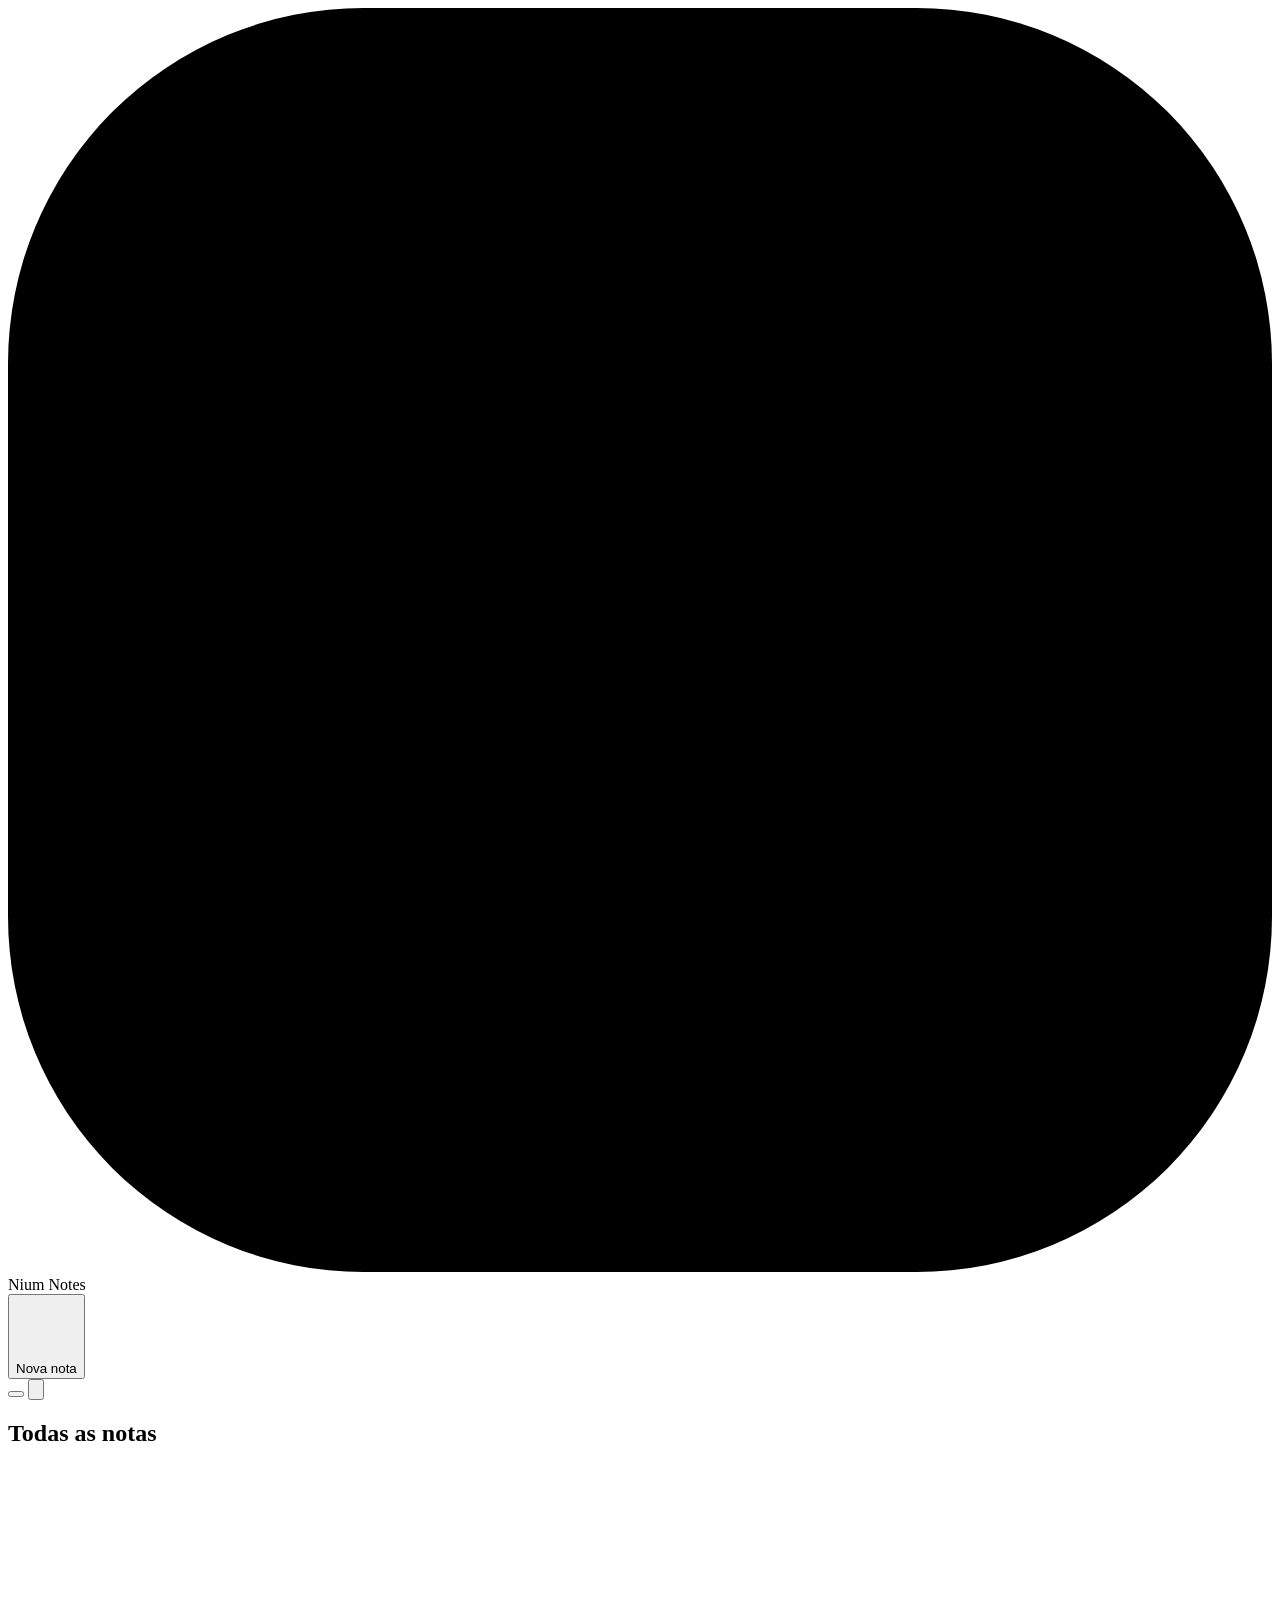
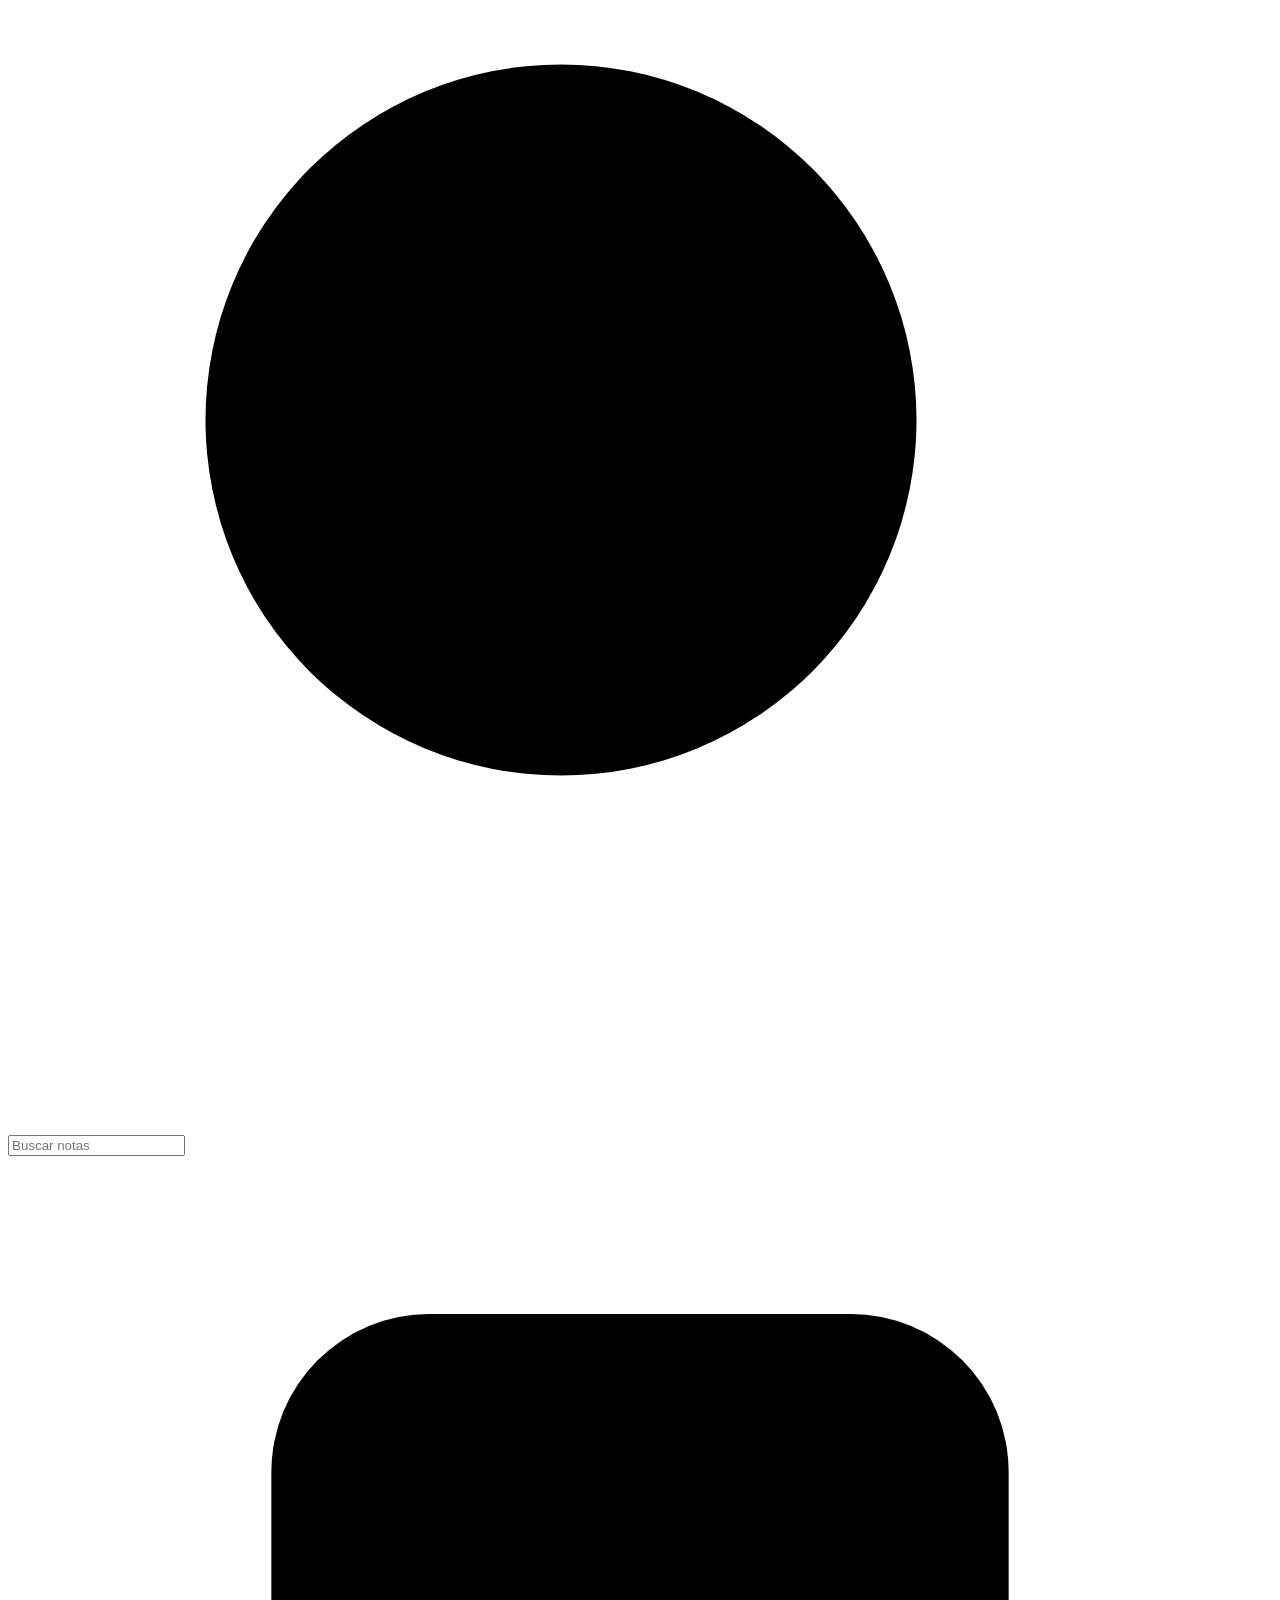
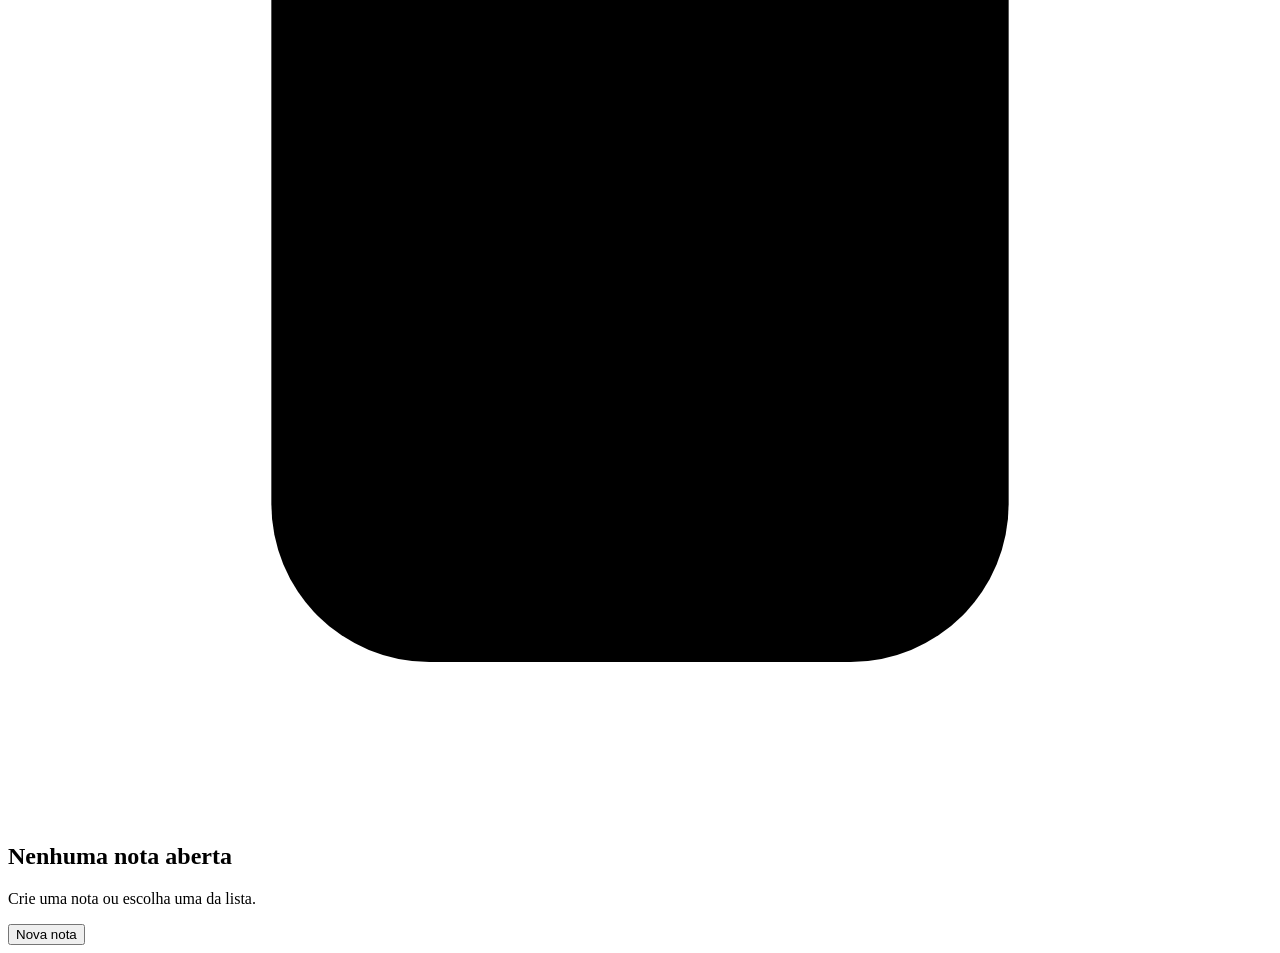
<file: nium/chrome/core/notes/index.html>
<!doctype html>
<html lang="pt-BR">
<head>
<meta charset="utf-8">
<meta http-equiv="Content-Security-Policy" content="default-src chrome:; script-src chrome:; style-src chrome: 'unsafe-inline'; img-src chrome: data: https: blob:; object-src 'none'; frame-src 'none'">
<meta name="viewport" content="width=device-width, initial-scale=1">
<title>Nium Notes</title>
<meta name="color-scheme" content="light dark">
<link rel="stylesheet" href="../shared/tokens.css">
<link rel="stylesheet" href="notes.css">
<link rel="stylesheet" href="panel.css">
<script src="panel.js"></script>
</head>
<body>
<div class="app" id="app">
  <aside class="nav" aria-label="Pastas">
    <header class="brand">
      <svg class="brand-mark" viewBox="0 0 32 32" aria-hidden="true"><rect width="32" height="32" rx="9"/><path d="M10 22V10l12 12V10"/></svg>
      <span>Nium Notes</span>
    </header>
    <button type="button" class="new-note" data-action="new" title="Nova nota (Ctrl+Alt+N)">
      <svg viewBox="0 0 16 16" aria-hidden="true"><path d="M8 3v10M3 8h10"/></svg>Nova nota
    </button>
    <nav class="sections" id="sections"></nav>
    <div class="nav-foot">
      <button type="button" class="icon-btn" data-action="theme" id="theme-btn" title="Tema"></button>
      <button type="button" class="icon-btn" data-action="export-all" title="Exportar todas as notas (Markdown)">
        <svg viewBox="0 0 16 16" aria-hidden="true"><path d="M8 2v8M4.5 6.5 8 10l3.5-3.5M3 13h10"/></svg>
      </button>
    </div>
  </aside>

  <section class="list" aria-label="Notas">
    <div class="list-head">
      <h1 id="list-title">Todas as notas</h1>
      <label class="search">
        <svg viewBox="0 0 16 16" aria-hidden="true"><circle cx="7" cy="7" r="4.5"/><path d="m10.5 10.5 3 3"/></svg>
        <input id="search" type="search" placeholder="Buscar notas" autocomplete="off" spellcheck="false">
      </label>
    </div>
    <div class="cards" id="cards" role="listbox" aria-label="Lista de notas"></div>
  </section>

  <main class="editor" id="editor" aria-label="Editor">
    <div class="empty" id="empty">
      <svg viewBox="0 0 48 48" aria-hidden="true"><rect x="10" y="6" width="28" height="36" rx="6"/><path d="M17 17h14M17 24h14M17 31h8"/></svg>
      <h2>Nenhuma nota aberta</h2>
      <p>Crie uma nota ou escolha uma da lista.</p>
      <button type="button" class="primary" data-action="new">Nova nota</button>
    </div>
    <div class="doc" id="doc" hidden>
      <div class="toolbar" role="toolbar" aria-label="Formatação">
        <button type="button" data-cmd="h1" title="Título (# espaço)">H1</button>
        <button type="button" data-cmd="h2" title="Subtítulo (## espaço)">H2</button>
        <span class="sep"></span>
        <button type="button" data-cmd="bold" title="Negrito (Ctrl+B)"><b>B</b></button>
        <button type="button" data-cmd="italic" title="Itálico (Ctrl+I)"><i>I</i></button>
        <button type="button" data-cmd="underline" title="Sublinhado (Ctrl+U)"><u>U</u></button>
        <button type="button" data-cmd="strikeThrough" title="Riscado"><s>S</s></button>
        <span class="sep"></span>
        <button type="button" data-cmd="ul" title="Lista (- espaço)"><svg viewBox="0 0 16 16"><path d="M6 4h7M6 8h7M6 12h7"/><circle cx="3" cy="4" r=".9"/><circle cx="3" cy="8" r=".9"/><circle cx="3" cy="12" r=".9"/></svg></button>
        <button type="button" data-cmd="ol" title="Lista numerada (1. espaço)"><svg viewBox="0 0 16 16"><path d="M6 4h7M6 8h7M6 12h7M2.5 3h1v2.5M2.3 7.3c.5-.6 1.7-.4 1.4.4L2.4 9.3h1.5"/></svg></button>
        <button type="button" data-cmd="check" title="Lista de tarefas ([] espaço)"><svg viewBox="0 0 16 16"><rect x="2" y="2.5" width="5" height="5" rx="1.2"/><path d="m3.3 5 1 1 1.6-1.9M9 5h5M9 11h5"/><rect x="2" y="8.5" width="5" height="5" rx="1.2"/></svg></button>
        <button type="button" data-cmd="quote" title="Citação (> espaço)"><svg viewBox="0 0 16 16"><path d="M3 4v8M6 5h7M6 8h7M6 11h5"/></svg></button>
        <button type="button" data-cmd="code" title="Código"><svg viewBox="0 0 16 16"><path d="m5.5 4.5-3 3.5 3 3.5M10.5 4.5l3 3.5-3 3.5"/></svg></button>
        <button type="button" data-cmd="link" title="Link (Ctrl+K)"><svg viewBox="0 0 16 16"><path d="M7 9a3 3 0 0 0 4.2 0l2-2a3 3 0 0 0-4.2-4.2l-.8.8M9 7a3 3 0 0 0-4.2 0l-2 2a3 3 0 0 0 4.2 4.2l.8-.8"/></svg></button>
        <span class="grow"></span>
        <select id="folder-select" title="Pasta" aria-label="Pasta"></select>
        <button type="button" class="icon-btn" data-action="pin" id="pin-btn" title="Fixar"></button>
        <button type="button" class="icon-btn" data-action="export" title="Exportar esta nota (Markdown)"><svg viewBox="0 0 16 16"><path d="M8 2v8M4.5 6.5 8 10l3.5-3.5M3 13h10"/></svg></button>
        <button type="button" class="icon-btn danger" data-action="trash" id="trash-btn" title="Mover para a lixeira"></button>
      </div>
      <div class="trash-bar" id="trash-bar" hidden>
        <span>Esta nota está na lixeira.</span>
        <button type="button" data-action="restore">Restaurar</button>
        <button type="button" class="danger" data-action="destroy">Excluir para sempre</button>
      </div>
      <div class="page">
        <input id="title" class="title" placeholder="Sem título" maxlength="200" autocomplete="off">
        <a class="source" id="source" target="_blank" rel="noopener" hidden></a>
        <div id="body" class="body" contenteditable="true" spellcheck="true" data-placeholder="Escreva aqui… use # para título, - para lista, [] para tarefa."></div>
      </div>
      <footer class="status"><span id="words"></span><span id="saved"></span></footer>
    </div>
  </main>
</div>
<div class="toast" id="toast" role="status" aria-live="polite"></div>
<script src="../shared/store.js"></script>
<script src="notes.js"></script>
</body>
</html>
</file>
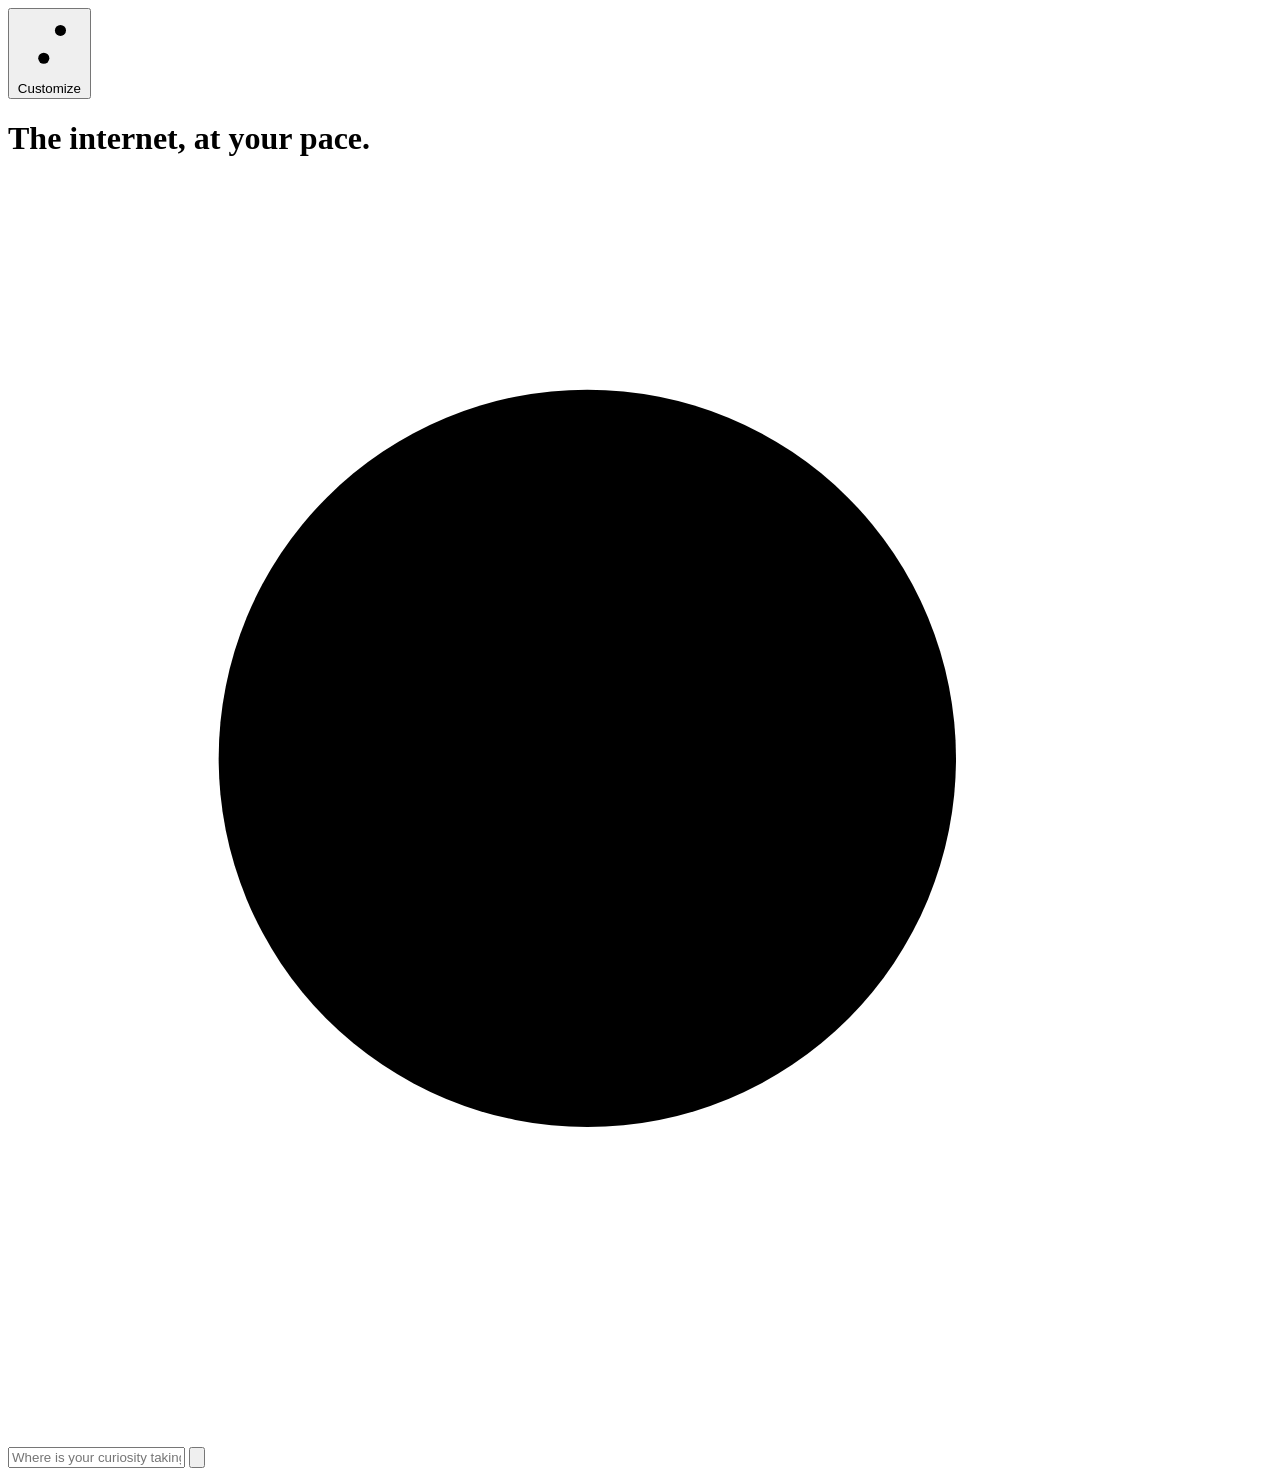
<file: nium/newtab/activity-stream.html>
<!-- Nium: nova aba (a mesma do Nium Electron). MPL-2.0 -->
<!doctype html>
<html>
  <head>
    <meta charset="utf-8" />
    <meta
      http-equiv="Content-Security-Policy"
      content="default-src 'none'; object-src 'none'; script-src resource: chrome:; style-src resource: chrome: 'unsafe-inline'; img-src data: https: chrome: resource: page-icon:; font-src resource: chrome:;"
    />
    <meta name="color-scheme" content="light dark" />
    <meta name="viewport" content="width=device-width, initial-scale=1" />
    <title>New Tab</title>
    <link rel="icon" type="image/png" href="chrome://branding/content/icon32.png" />
    <link rel="stylesheet" href="resource://newtab/data/content/nium/newtab.css" />
  </head>
  <body>
    <div class="garden" id="garden"></div>
    <main class="home-inner">
      <div class="home-topline">
        <span class="date-line"><span class="sun-dot"></span></span>
        <button class="text-button" id="customize" type="button">
          <svg class="icon" viewBox="0 0 24 24" aria-hidden="true"><path d="M4 7h10M18 7h2M4 17h4M12 17h8"/><circle cx="16" cy="7" r="2"/><circle cx="10" cy="17" r="2"/></svg>
          <span id="customize-label">Customize</span>
        </button>
      </div>
      <div class="stone" id="stone">
        <div class="lens" id="lens">
          <p class="soon" id="date-label"></p>
          <h1 id="hero">The internet, at your pace.</h1>
        </div>
      </div>
      <form id="home-search-form" class="hero-search" autocomplete="off">
        <span class="search-symbol"><svg class="icon" viewBox="0 0 24 24" aria-hidden="true"><circle cx="11" cy="11" r="7"/><path d="m20 20-4-4"/></svg></span>
        <input id="home-search" aria-label="Search the internet" placeholder="Where is your curiosity taking you?" />
        <button type="submit" aria-label="Search"><svg class="icon" viewBox="0 0 24 24" aria-hidden="true"><path d="M5 12h14M13 6l6 6-6 6"/></svg></button>
      </form>
      <section class="shortcuts-section" aria-label="Shortcuts">
        <div id="shortcuts" class="shortcuts"></div>
      </section>
    </main>
    <dialog id="add-dialog">
      <form method="dialog" id="add-form">
        <h2 id="add-title">Add shortcut</h2>
        <label><span id="lbl-name">Name</span><input name="title" maxlength="40" required /></label>
        <label><span id="lbl-url">Address</span><input name="url" maxlength="2000" required placeholder="example.com" /></label>
        <div class="dialog-buttons">
          <button type="button" class="secondary" id="add-cancel">Cancel</button>
          <button type="submit" class="primary" value="save">Save</button>
        </div>
      </form>
    </dialog>
    <script src="resource://newtab/data/content/nium/nium-garden.js"></script>
    <script src="resource://newtab/data/content/nium/newtab.js"></script>
  </body>
</html>
</file>
<file: nium/chrome/core/shared/tokens.css>
/* Nium Core — cores e medidas comuns (as mesmas do navegador). */
:root{
  --font:"Segoe UI Variable Text","Segoe UI",system-ui,-apple-system,sans-serif;
  --font-display:"Segoe UI Variable Display","Segoe UI Variable Text","Segoe UI",system-ui,sans-serif;
  --font-mono:"Cascadia Code","Cascadia Mono",ui-monospace,Consolas,monospace;
  --r-sm:6px;--r-md:8px;--r-lg:10px;--r-xl:12px;
  --ease:cubic-bezier(.2,.8,.2,1);
  --frame:#e9e9eb;--surface:#ffffff;--surface-2:#f6f6f7;--surface-3:#ededef;
  --ink:#1d1d1f;--ink-2:#3a3a3d;--muted:#6b6b70;--dim:#9a9aa0;
  --line:rgba(0,0,0,.07);--line-2:rgba(0,0,0,.11);
  --hover:rgba(0,0,0,.05);--press:rgba(0,0,0,.085);
  --accent:#3f6f5c;--accent-ink:#ffffff;
  --accent-pale:color-mix(in srgb,var(--accent) 12%,transparent);
  --ring:0 0 0 3px color-mix(in srgb,var(--accent) 28%,transparent);
  --shadow-sm:0 1px 2px rgba(16,24,40,.06),0 1px 3px rgba(16,24,40,.08);
  --shadow-lg:0 20px 48px -12px rgba(16,24,40,.22),0 8px 16px -8px rgba(16,24,40,.10);
  --danger:#b4412f;
  color-scheme:light;
}
@media (prefers-color-scheme: dark){
  :root:not([data-theme=light]){
    --frame:#171719;--surface:#1c1c1e;--surface-2:#232326;--surface-3:#2b2b2e;
    --ink:#ececee;--ink-2:#c8c8cc;--muted:#97979d;--dim:#68686d;
    --line:rgba(255,255,255,.06);--line-2:rgba(255,255,255,.09);
    --hover:rgba(255,255,255,.055);--press:rgba(255,255,255,.09);
    --accent:#9cbfae;--accent-ink:#0b1020;
    --shadow-sm:0 1px 2px rgba(0,0,0,.35),0 1px 3px rgba(0,0,0,.3);
    --shadow-lg:0 24px 60px -12px rgba(0,0,0,.7),0 8px 20px -8px rgba(0,0,0,.5);
    --danger:#d98476;color-scheme:dark;
  }
}
:root[data-theme=dark]{
  --frame:#171719;--surface:#1c1c1e;--surface-2:#232326;--surface-3:#2b2b2e;
  --ink:#ececee;--ink-2:#c8c8cc;--muted:#97979d;--dim:#68686d;
  --line:rgba(255,255,255,.06);--line-2:rgba(255,255,255,.09);
  --hover:rgba(255,255,255,.055);--press:rgba(255,255,255,.09);
  --accent:#9cbfae;--accent-ink:#0b1020;
  --shadow-sm:0 1px 2px rgba(0,0,0,.35),0 1px 3px rgba(0,0,0,.3);
  --shadow-lg:0 24px 60px -12px rgba(0,0,0,.7),0 8px 20px -8px rgba(0,0,0,.5);
  --danger:#d98476;color-scheme:dark;
}
</file>
<file: nium/chrome/core/notes/notes.css>
/* Nium Notes */
*{box-sizing:border-box}
[hidden]{display:none!important}
html,body{height:100%;margin:0}
body{background:var(--frame);color:var(--ink);font:14px/1.45 var(--font);-webkit-font-smoothing:antialiased}
button{font:inherit;color:inherit;background:none;border:0;padding:0;cursor:pointer}
input,select{font:inherit;color:inherit}
svg{fill:none;stroke:currentColor;stroke-width:1.5;stroke-linecap:round;stroke-linejoin:round}
:focus-visible{outline:none;box-shadow:var(--ring);border-radius:var(--r-sm)}

.app{display:grid;grid-template-columns:232px 300px 1fr;height:100vh}

/* Coluna 1 — pastas */
.nav{display:flex;flex-direction:column;padding:10px 10px 8px;gap:6px;min-width:0}
.brand{display:flex;align-items:center;gap:9px;height:36px;padding:0 8px;font-weight:600;font-size:14px;color:var(--ink-2)}
.brand-mark{width:20px;height:20px;flex:none}
.brand-mark rect{fill:var(--accent);stroke:none}
.brand-mark path{stroke:var(--accent-ink);stroke-width:2.6}
.new-note{display:flex;align-items:center;gap:8px;height:34px;padding:0 12px;border-radius:var(--r-md);background:var(--accent);color:var(--accent-ink);font-weight:600;box-shadow:var(--shadow-sm);transition:filter .12s}
.new-note:hover{filter:brightness(1.06)}
.new-note svg{width:15px;height:15px;stroke-width:1.9}
.sections{flex:1;overflow:auto;margin-top:6px;display:flex;flex-direction:column;gap:1px}
.sec-label{display:flex;align-items:center;justify-content:space-between;margin:12px 8px 4px;font-size:11px;font-weight:600;letter-spacing:.04em;text-transform:uppercase;color:var(--dim)}
.sec-label button{width:20px;height:20px;border-radius:5px;display:grid;place-items:center;color:var(--muted)}
.sec-label button:hover{background:var(--hover);color:var(--ink)}
.sec-label svg{width:13px;height:13px}
.sec{display:flex;align-items:center;gap:10px;height:32px;padding:0 8px 0 10px;border-radius:var(--r-md);color:var(--ink-2);text-align:left;width:100%;transition:background .12s}
.sec:hover{background:var(--hover)}
.sec.active{background:var(--surface);color:var(--ink);box-shadow:var(--shadow-sm)}
.sec svg{width:16px;height:16px;flex:none;color:var(--muted)}
.sec.active svg{color:var(--accent)}
.sec .name{flex:1;min-width:0;white-space:nowrap;overflow:hidden;text-overflow:ellipsis}
.sec .count{font-size:12px;color:var(--dim)}
.sec input{flex:1;min-width:0;height:24px;border:1px solid var(--line-2);border-radius:5px;padding:0 6px;background:var(--surface)}
.nav-foot{display:flex;gap:4px;padding:4px}

.icon-btn{width:30px;height:30px;border-radius:var(--r-md);display:grid;place-items:center;color:var(--muted);transition:background .12s,color .12s}
.icon-btn:hover{background:var(--hover);color:var(--ink)}
.icon-btn svg{width:16px;height:16px}
.icon-btn.on{color:var(--accent)}
.icon-btn.on svg{fill:currentColor}
.icon-btn.danger:hover{color:var(--danger)}

/* Coluna 2 — lista */
.list{display:flex;flex-direction:column;min-width:0;padding:10px 6px 0 2px}
.list-head{padding:0 8px 8px}
.list-head h1{margin:4px 0 10px;font:600 20px/1.2 var(--font-display);letter-spacing:-.01em;white-space:nowrap;overflow:hidden;text-overflow:ellipsis}
.search{display:flex;align-items:center;gap:8px;height:34px;padding:0 10px;border-radius:var(--r-md);background:var(--surface);box-shadow:0 0 0 1px var(--line-2)}
.search:focus-within{box-shadow:0 0 0 1px var(--accent),var(--ring)}
.search svg{width:15px;height:15px;color:var(--muted);flex:none}
.search input{flex:1;min-width:0;border:0;outline:0;background:none}
.cards{flex:1;overflow:auto;padding:4px 6px 16px;display:flex;flex-direction:column;gap:4px}
.card{display:block;width:100%;text-align:left;padding:10px 12px;border-radius:var(--r-lg);transition:background .12s,box-shadow .12s}
.card:hover{background:var(--hover)}
.card.active{background:var(--surface);box-shadow:var(--shadow-sm),0 0 0 1px var(--line)}
.card-title{display:flex;align-items:center;gap:6px;font-weight:600;color:var(--ink);white-space:nowrap;overflow:hidden;text-overflow:ellipsis}
.card-title svg{width:13px;height:13px;flex:none;color:var(--accent);fill:currentColor}
.card-title span{overflow:hidden;text-overflow:ellipsis}
.card-snip{margin-top:2px;color:var(--muted);font-size:13px;display:-webkit-box;-webkit-line-clamp:2;-webkit-box-orient:vertical;overflow:hidden;min-height:1.45em}
.card-meta{margin-top:6px;display:flex;gap:6px;align-items:center;font-size:12px;color:var(--dim);white-space:nowrap;overflow:hidden}
.card-meta .host{overflow:hidden;text-overflow:ellipsis}
.card mark{background:color-mix(in srgb,var(--accent) 22%,transparent);color:inherit;border-radius:3px}
.list-empty{margin:32px 16px;text-align:center;color:var(--muted);font-size:13px}

/* Coluna 3 — editor */
.editor{margin:8px 8px 8px 0;background:var(--surface);border-radius:var(--r-xl);box-shadow:0 0 0 1px var(--line),var(--shadow-sm);min-width:0;display:flex;flex-direction:column;overflow:hidden}
.empty{margin:auto;text-align:center;color:var(--muted);padding:24px}
.empty svg{width:56px;height:56px;color:var(--dim);stroke-width:1.2}
.empty h2{margin:10px 0 4px;color:var(--ink);font:600 17px var(--font-display)}
.empty p{margin:0 0 16px}
.primary{height:34px;padding:0 16px;border-radius:var(--r-md);background:var(--accent);color:var(--accent-ink);font-weight:600}
.doc{display:flex;flex-direction:column;height:100%;min-height:0}
.toolbar{display:flex;align-items:center;gap:2px;padding:8px 10px;border-bottom:1px solid var(--line);flex-wrap:wrap}
.toolbar [data-cmd]{min-width:30px;height:30px;padding:0 6px;border-radius:var(--r-sm);color:var(--ink-2);font-size:13px;font-weight:600;display:grid;place-items:center;transition:background .12s}
.toolbar [data-cmd]:hover{background:var(--hover)}
.toolbar [data-cmd].on{background:var(--accent-pale);color:var(--accent)}
.toolbar [data-cmd] svg{width:16px;height:16px}
.toolbar .sep{width:1px;height:18px;background:var(--line-2);margin:0 4px}
.toolbar .grow{flex:1}
.toolbar select{height:30px;max-width:150px;border:0;border-radius:var(--r-sm);background:var(--surface-2);padding:0 8px;color:var(--ink-2);cursor:pointer}
.trash-bar{display:flex;align-items:center;gap:10px;padding:8px 16px;background:color-mix(in srgb,var(--danger) 10%,var(--surface));color:var(--ink-2);font-size:13px}
.trash-bar span{flex:1}
.trash-bar button{height:28px;padding:0 10px;border-radius:var(--r-sm);background:var(--surface);box-shadow:0 0 0 1px var(--line-2);font-weight:600}
.trash-bar button.danger{color:var(--danger)}
.page{flex:1;overflow:auto;padding:36px max(32px,calc((100% - 720px)/2)) 48px}
.title{width:100%;border:0;outline:0;background:none;font:700 30px/1.2 var(--font-display);letter-spacing:-.015em;color:var(--ink);padding:0}
.title::placeholder{color:var(--dim)}
.source{display:inline-flex;align-items:center;gap:6px;margin-top:8px;max-width:100%;padding:3px 10px;border-radius:999px;background:var(--surface-2);color:var(--muted);font-size:12px;text-decoration:none;white-space:nowrap;overflow:hidden;text-overflow:ellipsis}
.source:hover{color:var(--accent)}
.body{margin-top:18px;min-height:50vh;outline:0;font-size:15.5px;line-height:1.65;color:var(--ink-2);overflow-wrap:anywhere}
.body:empty::before{content:attr(data-placeholder);color:var(--dim);pointer-events:none}
.body>*:first-child{margin-top:0}
.body p{margin:0 0 .5em}
.body h1{font:700 23px/1.3 var(--font-display);color:var(--ink);margin:1.1em 0 .4em}
.body h2{font:650 18.5px/1.35 var(--font-display);color:var(--ink);margin:1em 0 .35em}
.body ul,.body ol{margin:0 0 .6em;padding-left:1.5em}
.body li{margin:.15em 0}
.body ul.checklist{list-style:none;padding-left:.2em}
.body ul.checklist li{position:relative;padding-left:1.8em}
.body ul.checklist li::before{content:"";position:absolute;left:0;top:.28em;width:1.05em;height:1.05em;border-radius:5px;box-shadow:inset 0 0 0 1.5px var(--line-2);background:var(--surface);cursor:pointer}
.body ul.checklist li[data-checked]{color:var(--dim);text-decoration:line-through}
.body ul.checklist li[data-checked]::before{background:var(--accent) url("data:image/svg+xml,%3Csvg xmlns='http://www.w3.org/2000/svg' viewBox='0 0 16 16'%3E%3Cpath d='m4 8.3 2.6 2.5L12 5.2' fill='none' stroke='white' stroke-width='2' stroke-linecap='round' stroke-linejoin='round'/%3E%3C/svg%3E") center/80% no-repeat;box-shadow:none}
.body blockquote{margin:.4em 0 .8em;padding:.2em 0 .2em 1em;border-left:3px solid var(--accent);color:var(--muted)}
.body pre{margin:.4em 0 .8em;padding:12px 14px;border-radius:var(--r-md);background:var(--surface-2);font:13px/1.55 var(--font-mono);white-space:pre-wrap}
.body code{font:.9em var(--font-mono);background:var(--surface-2);padding:.1em .35em;border-radius:4px}
.body pre code{background:none;padding:0}
.body a{color:var(--accent)}
.body hr{border:0;border-top:1px solid var(--line-2);margin:1.2em 0}
.status{display:flex;justify-content:space-between;gap:12px;padding:6px 16px;border-top:1px solid var(--line);font-size:12px;color:var(--dim)}

.toast{position:fixed;left:50%;bottom:24px;transform:translate(-50%,12px);opacity:0;pointer-events:none;padding:9px 16px;border-radius:var(--r-md);background:var(--ink);color:var(--surface);font-size:13px;box-shadow:var(--shadow-lg);transition:opacity .18s,transform .18s var(--ease)}
.toast.show{opacity:1;transform:translate(-50%,0)}

@media (max-width:980px){.app{grid-template-columns:64px 280px 1fr}.brand span,.new-note{font-size:0}.new-note{justify-content:center;padding:0}.sec .name,.sec .count,.sec-label{display:none}.sec{justify-content:center;padding:0}.brand{justify-content:center;padding:0}}
@media (max-width:700px){.app{grid-template-columns:1fr;grid-template-rows:auto 1fr;height:auto;min-height:100vh}.nav{display:none}.list{max-height:42vh}.editor{margin:0 8px 8px;min-height:60vh}}
@media (prefers-reduced-motion:reduce){*{transition:none!important}}
</file>
<file: nium/chrome/core/notes/panel.css>
/* Nium (Firefox): Nium Notes no painel estreito à direita da janela.
   Tela inicial = lista (com "Nova nota" e as pastas); a nota aberta ocupa o painel inteiro. */
.panel-back { display: none; }

html[data-panel] .app { display: flex !important; flex-direction: column; height: 100vh; min-height: 0; }
html[data-panel] .brand,
html[data-panel] .nav-foot,
html[data-panel] .sec-label,
html[data-panel] .list-head h1 { display: none !important; }

/* Tela inicial: lista */
html[data-panel][data-screen="list"] .editor { display: none !important; }
html[data-panel][data-screen="list"] .nav { display: flex !important; flex-direction: row; align-items: center; gap: 8px; padding: 10px 10px 0; flex: none; min-height: 0; }
html[data-panel] .new-note { width: auto; height: 32px; margin: 0; padding: 0 12px !important; flex: none; justify-content: center; }
html[data-panel] .sections { display: flex; flex-direction: row !important; align-items: center; gap: 4px; overflow-x: auto; flex: 1; min-width: 0; scrollbar-width: none; }
html[data-panel] .sec { flex: none; height: 30px; padding: 0 10px !important; }
html[data-panel] .sec .count { display: none; }
html[data-panel][data-screen="list"] .list { display: flex; flex-direction: column; flex: 1; min-height: 0; max-height: none; overflow: hidden; padding-top: 6px; }
html[data-panel] .cards { flex: 1; min-height: 0; overflow-y: auto; }
html[data-panel] .cards > * { flex: none; }

/* Nota aberta: o painel inteiro */
html[data-panel][data-screen="note"] .nav,
html[data-panel][data-screen="note"] .list { display: none !important; }
html[data-panel][data-screen="note"] .editor { flex: 1; min-height: 0; margin: 8px; }
html[data-panel][data-screen="note"] .panel-back {
  display: inline-flex; align-items: center; gap: 6px; align-self: flex-start;
  margin: 8px 8px 0; padding: 4px 10px 4px 6px; border: 0; border-radius: 8px;
  background: transparent; color: var(--muted, inherit); font: inherit; font-size: 13px; cursor: default;
}
html[data-panel][data-screen="note"] .panel-back:hover { background: var(--hover, rgba(127,127,127,.12)); color: inherit; }
html[data-panel] .new-note { font-size: 13px !important; gap: 6px; }
html[data-panel] .sec .name { display: inline !important; }
html[data-panel] .sec { justify-content: flex-start; }
</file>
